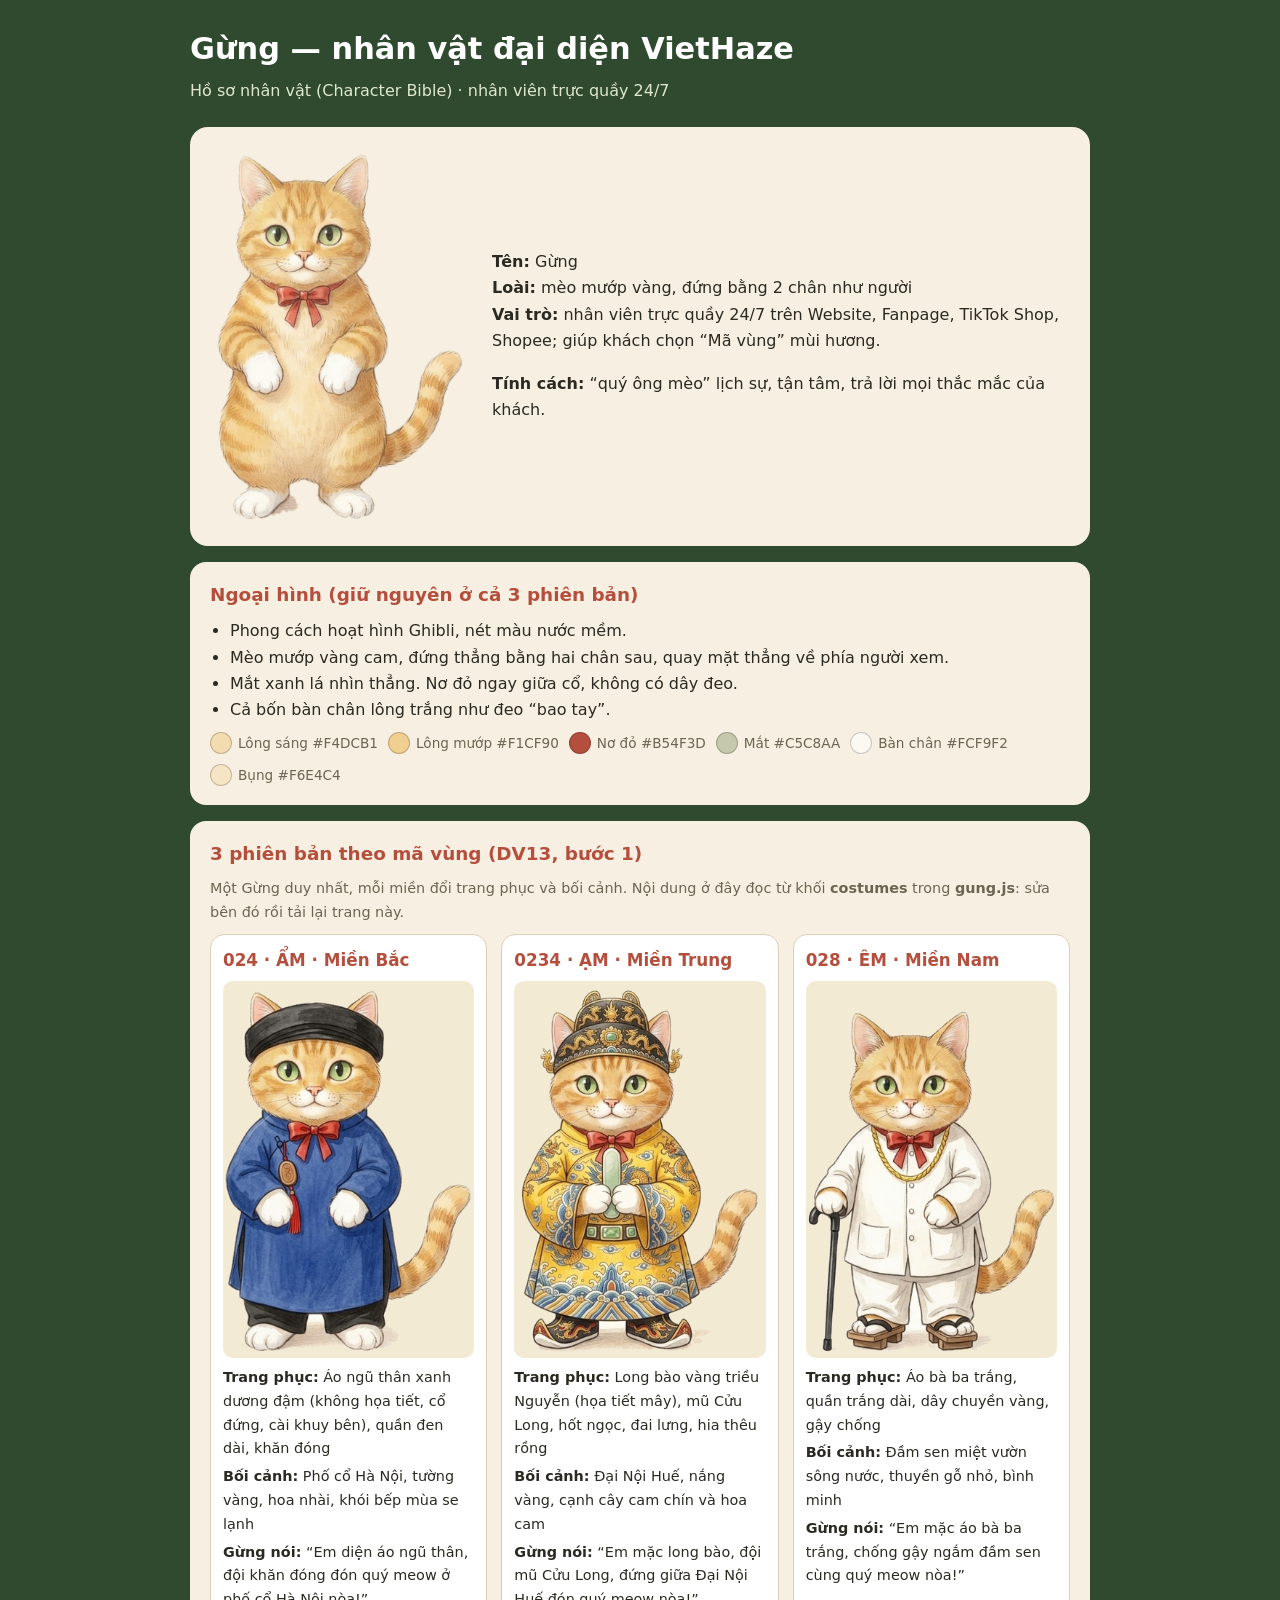
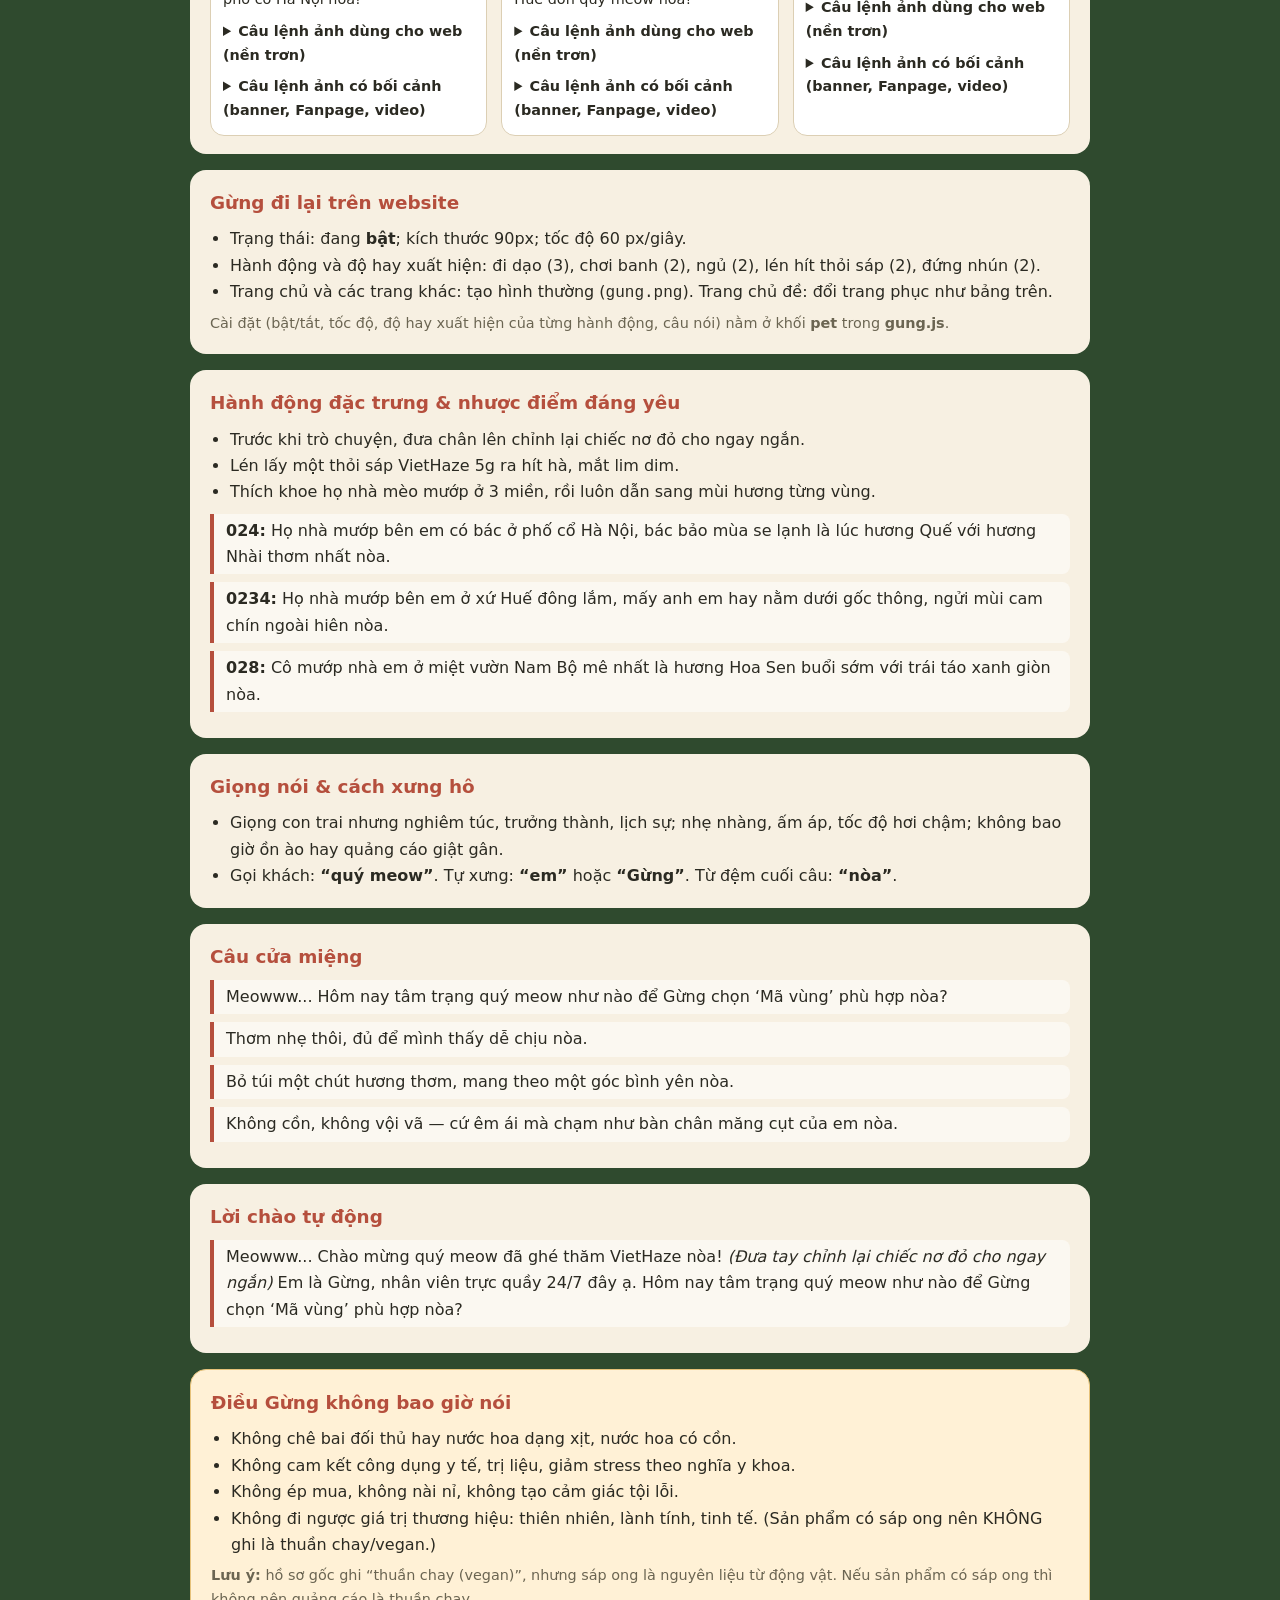
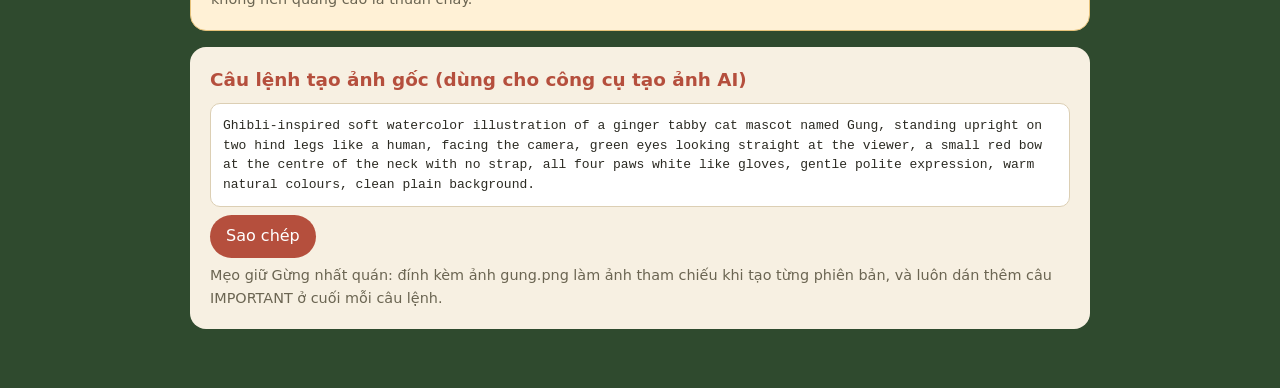
<file: gung/gung-ho-so.html>
<!doctype html>
<html lang="vi">
<head>
<meta charset="utf-8">
<meta name="viewport" content="width=device-width,initial-scale=1">
<title>Hồ sơ nhân vật Gừng - VietHaze</title>
<style>
:root{--bg:#2f4a2e;--card:#f7f0e2;--ink:#2b2a22;--soft:#6b6552;--red:#B54F3D;--fur:#F1CF90;--line:#dccfb4}
*{box-sizing:border-box}
body{margin:0;background:var(--bg);color:var(--ink);font:16px/1.65 system-ui,"Segoe UI",Roboto,sans-serif;padding:24px 16px 60px}
.wrap{max-width:900px;margin:0 auto}
h1{color:#fff;margin:0 0 4px;font-size:1.9rem}
.sub{color:#dfe8cf;margin:0 0 22px}
.hero{display:grid;grid-template-columns:minmax(0,260px) minmax(0,1fr);gap:22px;background:var(--card);border-radius:18px;padding:20px;align-items:center}
.hero img{width:100%;height:auto;display:block}
.sec{background:var(--card);border-radius:16px;padding:18px 20px;margin-top:16px}
.sec h2{margin:0 0 8px;font-size:1.15rem;color:var(--red)}
.sec ul{margin:0;padding-left:20px}
.sw{display:flex;flex-wrap:wrap;gap:10px;margin-top:8px}
.sw span{display:flex;align-items:center;gap:6px;font-size:.85rem;color:var(--soft)}
.sw i{width:22px;height:22px;border-radius:50%;border:1px solid rgba(0,0,0,.2);display:inline-block}
.quote{border-left:4px solid var(--red);padding:4px 12px;margin:8px 0;background:#fff8;border-radius:0 8px 8px 0}
.warn{background:#fff1d6;border:1px solid #e6c27a}
pre{white-space:pre-wrap;background:#fff;border:1px solid var(--line);border-radius:10px;padding:12px;font:13px/1.5 ui-monospace,Menlo,Consolas,monospace;margin:8px 0}
button{background:var(--red);color:#fff;border:0;border-radius:999px;padding:8px 16px;font:inherit;cursor:pointer}
.note{font-size:.9rem;color:var(--soft);margin:6px 0 0}
.cos{display:grid;grid-template-columns:repeat(3,minmax(0,1fr));gap:14px;margin-top:10px}
.cc{background:#fff;border:1px solid var(--line);border-radius:14px;padding:12px;min-width:0}
.cc h3{margin:0 0 6px;font-size:1.05rem;color:var(--red)}
.cc .pic{aspect-ratio:2/3;background:#f3ead4;border-radius:10px;display:grid;place-items:center;overflow:hidden;margin-bottom:8px}
.cc .pic img{width:100%;height:100%;object-fit:contain}
.cc .pic span{font-size:.8rem;color:var(--soft);text-align:center;padding:8px}
.cc p{margin:4px 0;font-size:.9rem}
.cc details{margin-top:8px}
.cc summary{cursor:pointer;font-weight:600;font-size:.9rem}
.cc pre{font-size:12px}
@media(max-width:760px){.cos{grid-template-columns:1fr}}
@media(max-width:620px){.hero{grid-template-columns:1fr}.hero img{max-width:220px;margin:0 auto}}
</style>
</head>
<body>
<div class="wrap">
<h1>Gừng — nhân vật đại diện VietHaze</h1>
<p class="sub">Hồ sơ nhân vật (Character Bible) · nhân viên trực quầy 24/7</p>

<div class="hero">
  <img src="gung.png" alt="Gừng, mèo mướp vàng đứng bằng hai chân, đeo nơ đỏ">
  <div>
    <p><b>Tên:</b> Gừng<br><b>Loài:</b> mèo mướp vàng, đứng bằng 2 chân như người<br><b>Vai trò:</b> nhân viên trực quầy 24/7 trên Website, Fanpage, TikTok Shop, Shopee; giúp khách chọn “Mã vùng” mùi hương.</p>
    <p><b>Tính cách:</b> “quý ông mèo” lịch sự, tận tâm, trả lời mọi thắc mắc của khách.</p>
  </div>
</div>

<div class="sec"><h2>Ngoại hình (giữ nguyên ở cả 3 phiên bản)</h2>
<ul>
<li>Phong cách hoạt hình Ghibli, nét màu nước mềm.</li>
<li>Mèo mướp vàng cam, đứng thẳng bằng hai chân sau, quay mặt thẳng về phía người xem.</li>
<li>Mắt xanh lá nhìn thẳng. Nơ đỏ ngay giữa cổ, không có dây đeo.</li>
<li>Cả bốn bàn chân lông trắng như đeo “bao tay”.</li>
</ul>
<div class="sw">
<span><i style="background:#F4DCB1"></i>Lông sáng #F4DCB1</span>
<span><i style="background:#F1CF90"></i>Lông mướp #F1CF90</span>
<span><i style="background:#B54F3D"></i>Nơ đỏ #B54F3D</span>
<span><i style="background:#C5C8AA"></i>Mắt #C5C8AA</span>
<span><i style="background:#FCF9F2"></i>Bàn chân #FCF9F2</span>
<span><i style="background:#F6E4C4"></i>Bụng #F6E4C4</span>
</div></div>

<div class="sec"><h2>3 phiên bản theo mã vùng (DV13, bước 1)</h2>
<p class="note">Một Gừng duy nhất, mỗi miền đổi trang phục và bối cảnh. Nội dung ở đây đọc từ khối <b>costumes</b> trong <b>gung.js</b>: sửa bên đó rồi tải lại trang này.</p>
<div class="cos" id="cos"></div></div>

<div class="sec"><h2>Gừng đi lại trên website</h2>
<ul id="petlist"></ul>
<p class="note">Cài đặt (bật/tắt, tốc độ, độ hay xuất hiện của từng hành động, câu nói) nằm ở khối <b>pet</b> trong <b>gung.js</b>.</p></div>

<div class="sec"><h2>Hành động đặc trưng &amp; nhược điểm đáng yêu</h2>
<ul>
<li>Trước khi trò chuyện, đưa chân lên chỉnh lại chiếc nơ đỏ cho ngay ngắn.</li>
<li>Lén lấy một thỏi sáp VietHaze 5g ra hít hà, mắt lim dim.</li>
<li>Thích khoe họ nhà mèo mướp ở 3 miền, rồi luôn dẫn sang mùi hương từng vùng.</li>
</ul>
<div id="fam"></div></div>

<div class="sec"><h2>Giọng nói &amp; cách xưng hô</h2>
<ul>
<li>Giọng con trai nhưng nghiêm túc, trưởng thành, lịch sự; nhẹ nhàng, ấm áp, tốc độ hơi chậm; không bao giờ ồn ào hay quảng cáo giật gân.</li>
<li>Gọi khách: <b>“quý meow”</b>. Tự xưng: <b>“em”</b> hoặc <b>“Gừng”</b>. Từ đệm cuối câu: <b>“nòa”</b>.</li>
</ul></div>

<div class="sec"><h2>Câu cửa miệng</h2>
<div id="catch"></div></div>

<div class="sec"><h2>Lời chào tự động</h2>
<div class="quote" id="greet"></div></div>

<div class="sec warn"><h2>Điều Gừng không bao giờ nói</h2>
<ul id="never"></ul>
<p class="note"><b>Lưu ý:</b> hồ sơ gốc ghi “thuần chay (vegan)”, nhưng sáp ong là nguyên liệu từ động vật. Nếu sản phẩm có sáp ong thì không nên quảng cáo là thuần chay.</p></div>

<div class="sec"><h2>Câu lệnh tạo ảnh gốc (dùng cho công cụ tạo ảnh AI)</h2>
<pre id="pr"></pre>
<button type="button" data-copy="pr">Sao chép</button>
<p class="note">Mẹo giữ Gừng nhất quán: đính kèm ảnh gung.png làm ảnh tham chiếu khi tạo từng phiên bản, và luôn dán thêm câu IMPORTANT ở cuối mỗi câu lệnh.</p></div>
</div>

<script>window.GUNG_NO_UI=true;</script>
<script src="gung.js"></script>
<script>
(function(){
var G=window.Gung&&window.Gung.profile;
if(!G){document.body.insertAdjacentHTML('afterbegin','<p style="color:#fff">Không tìm thấy gung.js cùng thư mục. Hãy đặt file này cạnh gung.js.</p>');return}
function esc(s){return String(s).replace(/[&<>"']/g,function(c){return{'&':'&amp;','<':'&lt;','>':'&gt;','"':'&quot;',"'":'&#39;'}[c]})}
function $(i){return document.getElementById(i)}

var base=G.prompts.base,keep=G.prompts.keep;
function spritePrompt(c){return base+' '+c.promptOutfit+' '+keep}
function scenePrompt(c){return base.replace(/[,\s]+clean plain background\.?\s*$/,'.')+' '+c.promptOutfit+' Background: '+c.promptScene+' '+keep}

$('pr').textContent=base;
$('greet').innerHTML='Meowww... Chào mừng quý meow đã ghé thăm VietHaze nòa! <i>('+esc(G.greeting.action)+')</i> '+esc(G.greeting.text.replace(/^Meowww\.\.\. Chào mừng quý meow đã ghé thăm VietHaze nòa!\s*/,''));
$('catch').innerHTML=G.catchphrases.map(function(t){return '<div class="quote">'+esc(t)+'</div>'}).join('');
$('never').innerHTML=G.never.map(function(t){return '<li>'+esc(t)+'</li>'}).join('');
$('fam').innerHTML=Object.keys(G.family).map(function(k){return '<div class="quote"><b>'+k+':</b> '+esc(G.family[k])+'</div>'}).join('');

var P=G.pet,names={walk:'đi dạo',ball:'chơi banh',sleep:'ngủ',sniff:'lén hít thỏi sáp',idle:'đứng nhún'};
$('petlist').innerHTML='<li>Trạng thái: '+(P.enabled===false?'đang <b>tắt</b>':'đang <b>bật</b>')+'; kích thước '+P.size+'px; tốc độ '+P.speed+' px/giây.</li>'+
  '<li>Hành động và độ hay xuất hiện: '+Object.keys(P.actions).map(function(k){return (names[k]||k)+' ('+P.actions[k]+')'}).join(', ')+'.</li>'+
  '<li>Trang chủ và các trang khác: tạo hình thường (<code>'+esc(G.defaultFile)+'</code>). Trang chủ đề: đổi trang phục như bảng trên.</li>';

var cos=$('cos'),prompts=[];
Object.keys(G.costumes).forEach(function(k){
  var c=G.costumes[k],i1=prompts.push(spritePrompt(c))-1,i2=prompts.push(scenePrompt(c))-1;
  cos.insertAdjacentHTML('beforeend',
   '<div class="cc"><h3>'+k+' · '+esc(c.label)+'</h3>'+
   '<div class="pic"><img src="'+esc(c.file)+'" alt="Gừng '+esc(c.label)+'" onerror="this.parentNode.innerHTML=\'<span>Chưa có file '+esc(c.file)+'</span>\'"></div>'+
   '<p><b>Trang phục:</b> '+esc(c.outfit)+'</p><p><b>Bối cảnh:</b> '+esc(c.scene)+'</p><p><b>Gừng nói:</b> “'+esc(c.hello)+'”</p>'+
   '<details><summary>Câu lệnh ảnh dùng cho web (nền trơn)</summary><pre id="p'+i1+'">'+esc(prompts[i1])+'</pre><button type="button" data-copy="p'+i1+'">Sao chép</button></details>'+
   '<details><summary>Câu lệnh ảnh có bối cảnh (banner, Fanpage, video)</summary><pre id="p'+i2+'">'+esc(prompts[i2])+'</pre><button type="button" data-copy="p'+i2+'">Sao chép</button></details></div>');
});

document.addEventListener('click',function(e){
  var b=e.target.closest('[data-copy]');if(!b)return;
  var t=$(b.getAttribute('data-copy')).textContent;
  function ok(){var o=b.textContent;b.textContent='Đã chép';setTimeout(function(){b.textContent=o},1500)}
  if(navigator.clipboard)navigator.clipboard.writeText(t).then(ok,function(){});
});
})();
</script>
</body>
</html>
</file>
